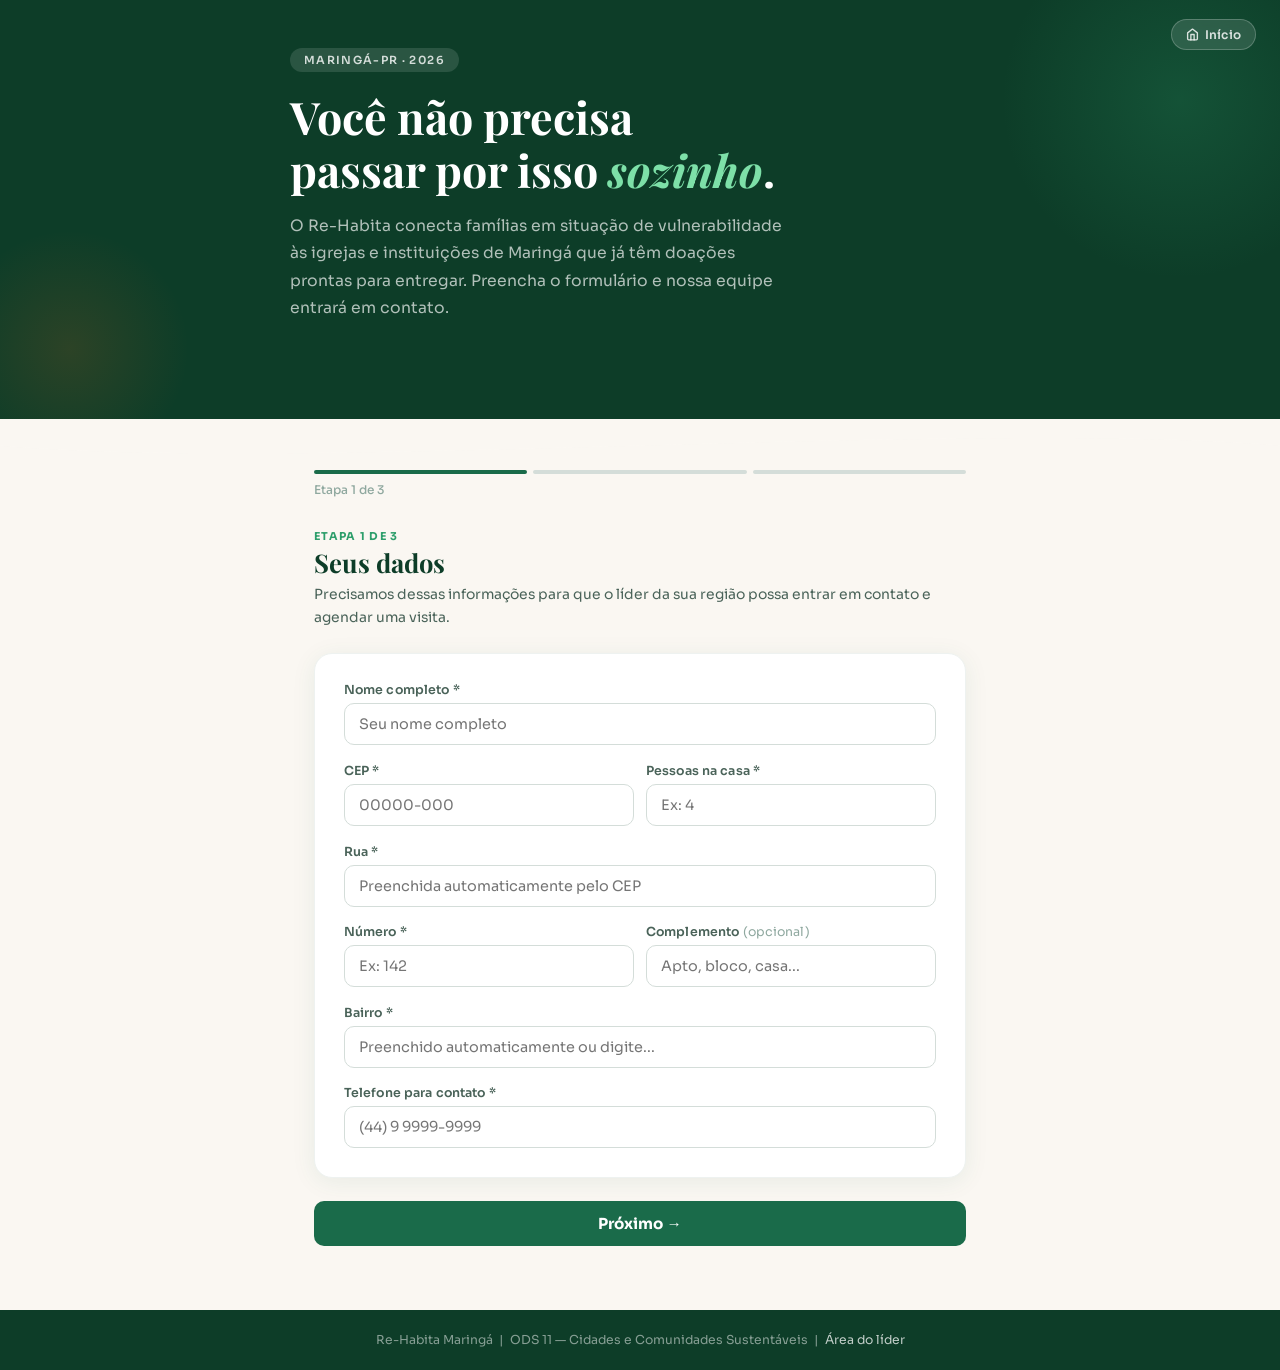
<file: rehabita/comunidade.html>
<!DOCTYPE html>
<html lang="pt-BR">
<head>
  <meta charset="UTF-8"/>
  <meta name="viewport" content="width=device-width, initial-scale=1.0"/>
  <title>Re-Habita Maringá — Solicitar Doação</title>
  <link rel="stylesheet" href="css/comunidade.css"/>
</head>
<body>

  <!-- HERO -->
  <header class="hero">
    <div class="hero-inner">
      <div class="hero-eyebrow">Maringá-PR · 2026</div>
      <h1>Você não precisa<br>passar por isso <em>sozinho</em>.</h1>
      <p>O Re-Habita conecta famílias em situação de vulnerabilidade às igrejas e instituições de Maringá que já têm doações prontas para entregar. Preencha o formulário e nossa equipe entrará em contato.</p>
    </div>
    <div class="btn-inicio-wrap">
      <a href="index.html" class="btn-inicio">
        <svg width="13" height="13" viewBox="0 0 24 24" fill="none" stroke="currentColor" stroke-width="2.5" stroke-linecap="round" stroke-linejoin="round">
          <path d="M3 9l9-7 9 7v11a2 2 0 01-2 2H5a2 2 0 01-2-2z"/>
          <polyline points="9 22 9 12 15 12 15 22"/>
        </svg>
        Início
      </a>
    </div>
  </header>

  <svg class="wave" viewBox="0 0 1440 60" xmlns="http://www.w3.org/2000/svg" preserveAspectRatio="none">
    <path d="M0,30 C360,60 1080,0 1440,30 L1440,60 L0,60 Z" fill="#faf7f2"/>
  </svg>

  <main class="form-outer">

    <!-- PROGRESSO -->
    <div class="progress-wrap" id="progress-wrap">
      <div class="progress-bar">
        <div class="step-dot active"></div>
        <div class="step-dot"></div>
        <div class="step-dot"></div>
      </div>
      <div class="progress-label" id="progress-label">Etapa 1 de 3</div>
    </div>

    <!-- STEP 1 — DADOS PESSOAIS -->
    <div class="step active" id="step-1">
      <div class="step-header">
        <div class="step-num">Etapa 1 de 3</div>
        <h2>Seus dados</h2>
        <p>Precisamos dessas informações para que o líder da sua região possa entrar em contato e agendar uma visita.</p>
      </div>

      <div class="form-card">

        <!-- Nome -->
        <div class="f-row" data-campo="nome">
          <label>Nome completo *</label>
          <input id="c-nome" type="text" placeholder="Seu nome completo" oninput="limparErro('nome')"/>
          <div class="f-err" id="err-nome"></div>
        </div>

        <!-- CEP + Pessoas -->
        <div class="f-row-2">
          <div class="f-row" data-campo="cep">
            <label>CEP *</label>
            <input id="c-cep" type="text" placeholder="00000-000" maxlength="9"
              oninput="mascaraCepCom(this); limparErro('cep')"
              onblur="buscarCepCom()"/>
            <div class="f-err" id="err-cep"></div>
          </div>
          <div class="f-row" data-campo="pessoas">
            <label>Pessoas na casa *</label>
            <input id="c-pessoas" type="number" min="1" max="30" placeholder="Ex: 4" oninput="limparErro('pessoas')"/>
            <div class="f-err" id="err-pessoas"></div>
          </div>
        </div>

        <!-- Rua -->
        <div class="f-row" data-campo="rua">
          <label>Rua *</label>
          <input id="c-rua" type="text" placeholder="Preenchida automaticamente pelo CEP" oninput="limparErro('rua')"/>
          <div class="f-err" id="err-rua"></div>
        </div>

        <!-- Número + Complemento -->
        <div class="f-row-2">
          <div class="f-row" data-campo="numero">
            <label>Número *</label>
            <input id="c-numero" type="text" placeholder="Ex: 142" oninput="limparErro('numero')"/>
            <div class="f-err" id="err-numero"></div>
          </div>
          <div class="f-row">
            <label>Complemento <span style="font-weight:400;color:var(--g400)">(opcional)</span></label>
            <input id="c-complemento" type="text" placeholder="Apto, bloco, casa..."/>
          </div>
        </div>

        <!-- Bairro -->
        <div class="f-row" data-campo="bairro">
          <label>Bairro *</label>
          <div class="ac-c">
            <input id="c-bairro" placeholder="Preenchido automaticamente ou digite..."
              oninput="acCom('c-bairro','ac-bairro'); limparErro('bairro')"
              onfocus="acCom('c-bairro','ac-bairro')" autocomplete="off"/>
            <div class="ac-c-dd" id="ac-bairro"></div>
          </div>
          <div class="f-err" id="err-bairro"></div>
        </div>

        <!-- Telefone -->
        <div class="f-row" data-campo="tel">
          <label>Telefone para contato *</label>
          <input id="c-tel" type="tel" placeholder="(44) 9 9999-9999" oninput="limparErro('tel')"/>
          <div class="f-err" id="err-tel"></div>
        </div>

      </div>

      <div class="step-nav">
        <button class="btn-next" onclick="irStep(2)">Próximo &rarr;</button>
      </div>
    </div>

    <!-- STEP 2 — ITENS -->
    <div class="step" id="step-2">
      <div class="step-header">
        <div class="step-num">Etapa 2 de 3</div>
        <h2>O que sua família precisa?</h2>
        <p>Selecione os itens abaixo. Você também pode adicionar outros itens específicos.</p>
      </div>

      <div class="form-card">
        <div class="itens-grid" id="itens-grid"></div>
        <div class="itens-erro" id="itens-erro">Selecione ao menos um item.</div>
        <div class="item-add-row">
          <input id="item-custom-inp" placeholder="Outro item específico..."/>
          <button type="button" onclick="addItemCustom()">+ Adicionar</button>
        </div>
        <div class="custom-pills" id="custom-pills"></div>
      </div>

      <div class="f-row" style="margin-top:0">
        <div class="form-card" style="padding:1.4rem 1.8rem">
          <label style="display:block;font-size:.78rem;font-weight:600;color:var(--g600);margin-bottom:6px">Observações (opcional)</label>
          <textarea id="c-obs" style="width:100%;padding:10px 12px;border:1.5px solid var(--g200);border-radius:10px;font-family:var(--font);font-size:.9rem;outline:none;resize:vertical;height:80px;box-sizing:border-box" placeholder="Ex: temos um bebê de 3 meses, idoso acamado, situação de emergência..."></textarea>
        </div>
      </div>

      <div class="step-nav">
        <button class="btn-prev" onclick="irStep(1)">&larr; Anterior</button>
        <button class="btn-next" onclick="irStep(3)">Próximo &rarr;</button>
      </div>
    </div>

    <!-- STEP 3 — CONFIRMAÇÃO -->
    <div class="step" id="step-3">
      <div class="step-header">
        <div class="step-num">Etapa 3 de 3</div>
        <h2>Confirmar envio</h2>
        <p>Revise suas informações antes de enviar. Após o envio, um líder da sua região entrará em contato para agendar uma visita e confirmar a necessidade.</p>
      </div>

      <div class="form-card" id="resumo-card" style="background:var(--gl);border:1.5px solid #b8dfc8">
        <p style="font-size:.85rem;color:var(--g600);line-height:1.8" id="resumo-texto"></p>
      </div>

      <div class="form-card" style="background:var(--ol);border:1.5px solid #f5ccaa;margin-top:0">
        <p style="font-size:.82rem;color:var(--g600);line-height:1.7">
          <strong style="color:var(--g800)">Privacidade:</strong> suas informações pessoais ficam protegidas e acessíveis apenas para os líderes autorizados da instituição parceira. Nunca serão divulgadas publicamente.
        </p>
      </div>

      <div class="step-nav">
        <button class="btn-prev" onclick="irStep(2)">&larr; Voltar</button>
        <button class="btn-enviar" onclick="enviar()">Enviar solicitação</button>
      </div>
    </div>

    <!-- SUCESSO -->
    <div class="success-wrap" id="success-wrap">
      <div class="success-icon">
        <svg width="36" height="36" viewBox="0 0 24 24" fill="none" stroke="var(--green)" stroke-width="2.5" stroke-linecap="round" stroke-linejoin="round">
          <polyline points="20 6 9 17 4 12"/>
        </svg>
      </div>
      <h2>Solicitação enviada!</h2>
      <p>Recebemos seu pedido. Em breve, um líder da sua região entrará em contato pelo número informado para agendar uma visita e confirmar as doações.</p>
      <button class="btn-nova" onclick="novaSolicitacao()">Enviar nova solicitação</button>
    </div>

  </main>

  <footer class="comm-footer">
    Re-Habita Maringá &nbsp;|&nbsp; ODS 11 — Cidades e Comunidades Sustentáveis &nbsp;|&nbsp;
    <a href="index.html">Área do líder</a>
  </footer>

  <script src="js/data.js"></script>
  <script src="js/comunidade.js"></script>
  <script>

    // ── CEP comunidade ────────────────────────────────────────
    function mascaraCepCom(input) {
      var v = input.value.replace(/\D/g, '').substring(0, 8);
      if (v.length > 5) v = v.substring(0, 5) + '-' + v.substring(5);
      input.value = v;
    }

    async function buscarCepCom() {
      var cep = (document.getElementById('c-cep').value || '').replace(/\D/g, '');
      if (cep.length !== 8) return;
      try {
        var res  = await fetch('https://viacep.com.br/ws/' + cep + '/json/');
        var json = await res.json();
        if (json.erro) { mostrarErroCom('cep', 'CEP não encontrado.'); return; }
        if (json.logradouro) document.getElementById('c-rua').value    = json.logradouro;
        if (json.bairro)     document.getElementById('c-bairro').value = json.bairro;
        document.getElementById('c-numero').focus();
      } catch(e) {
        mostrarErroCom('cep', 'Erro ao buscar CEP. Preencha manualmente.');
      }
    }

    function mostrarErroCom(campo, msg) {
      var el = document.getElementById('err-' + campo);
      if (el) el.textContent = msg;
    }

    // ── Validação Step 1 com novos campos ────────────────────
    // Sobrescreve irStep para validar os novos campos
    var _origIrStep = irStep;
    window.irStep = function(dest) {
      if (dest === 2) {
        // valida step 1
        var ok = true;
        var campos = [
          { id: 'c-nome',    err: 'nome',    msg: 'Informe seu nome completo.' },
          { id: 'c-cep',     err: 'cep',     msg: 'Informe o CEP.' },
          { id: 'c-rua',     err: 'rua',     msg: 'Informe a rua.' },
          { id: 'c-numero',  err: 'numero',  msg: 'Informe o número.' },
          { id: 'c-bairro',  err: 'bairro',  msg: 'Informe o bairro.' },
          { id: 'c-pessoas', err: 'pessoas', msg: 'Informe quantas pessoas moram na casa.' },
          { id: 'c-tel',     err: 'tel',     msg: 'Informe o telefone para contato.' },
        ];
        campos.forEach(function(c) {
          var el = document.getElementById(c.id);
          var errEl = document.getElementById('err-' + c.err);
          if (!el || !el.value.trim()) {
            if (errEl) errEl.textContent = c.msg;
            ok = false;
          }
        });
        if (!ok) return;
      }

      _origIrStep(dest);

      if (dest === 3) {
        var nome        = document.getElementById('c-nome').value;
        var cep         = document.getElementById('c-cep').value;
        var rua         = document.getElementById('c-rua').value;
        var numero      = document.getElementById('c-numero').value;
        var complemento = document.getElementById('c-complemento').value;
        var bairro      = document.getElementById('c-bairro').value;
        var pessoas     = document.getElementById('c-pessoas').value;
        var tel         = document.getElementById('c-tel').value;
        var endereco    = rua + ', ' + numero + (complemento ? ', ' + complemento : '') + ' — ' + bairro;
        var itens       = Array.from(document.querySelectorAll('.c-item:checked')).map(function(c){ return c.value; });
        var extras      = Array.from(customItens);
        var todos       = itens.concat(extras);

        document.getElementById('resumo-texto').innerHTML =
          '<strong>Nome:</strong> ' + nome + '<br>' +
          '<strong>CEP:</strong> ' + cep + '<br>' +
          '<strong>Endereço:</strong> ' + endereco + '<br>' +
          '<strong>Moradores:</strong> ' + pessoas + '<br>' +
          '<strong>Telefone:</strong> ' + tel + '<br>' +
          '<strong>Itens solicitados:</strong> ' + (todos.join(', ') || '—');
      }
    };

  </script>
</body>
</html>
</file>
<file: rehabita/css/comunidade.css>
@import url('https://fonts.googleapis.com/css2?family=Sora:wght@300;400;500;600;700&family=Playfair+Display:ital,wght@0,400;0,700;1,400&display=swap');
*, *::before, *::after { box-sizing: border-box; margin: 0; padding: 0; }
:root {
  --cream: #faf7f2; --green: #1a6b4a; --gm: #2d9e6b; --gd: #0d3d28; --gl: #e8f5ee;
  --org: #e8651a; --od: #b34d0f; --ol: #fdf0e8;
  --white: #fff; --g100: #eef2f0; --g200: #d4ddd9; --g400: #8fa89f; --g600: #4a6359; --g800: #1e3028;
  --red: #c0392b; --rl: #fdf0ef;
  --font: 'Sora', sans-serif; --serif: 'Playfair Display', serif;
}
body { font-family: var(--font); background: var(--cream); color: var(--g800); min-height: 100vh; -webkit-font-smoothing: antialiased; }

/* HERO */
.hero { background: var(--gd); padding: 3rem 2rem 6rem; position: relative; overflow: hidden; }
.hero::before { content: ''; position: absolute; top: -80px; right: -80px; width: 360px; height: 360px; background: radial-gradient(circle, rgba(45,158,107,0.22) 0%, transparent 70%); border-radius: 50%; }
.hero::after  { content: ''; position: absolute; bottom: -50px; left: -50px; width: 240px; height: 240px; background: radial-gradient(circle, rgba(232,101,26,0.14) 0%, transparent 70%); border-radius: 50%; }
.hero-inner { max-width: 700px; margin: 0 auto; position: relative; z-index: 1; }
.hero-eyebrow { display: inline-block; background: rgba(255,255,255,0.12); color: rgba(255,255,255,0.8); font-size: 0.7rem; font-weight: 600; letter-spacing: 0.12em; text-transform: uppercase; padding: 5px 14px; border-radius: 20px; margin-bottom: 1.2rem; }
.hero h1 { font-family: var(--serif); font-size: clamp(1.9rem, 4.5vw, 2.8rem); color: var(--white); line-height: 1.18; margin-bottom: 1rem; }
.hero h1 em { color: #7de0a8; font-style: italic; }
.hero p { font-size: 0.98rem; color: rgba(255,255,255,0.68); line-height: 1.75; max-width: 500px; }

/* WAVE */
.wave { display: block; width: 100%; margin-bottom: -2px; }

/* FORM SECTION */
.form-outer { max-width: 700px; margin: 0 auto; padding: 0 1.5rem 4rem; }

/* PROGRESSO */
.progress-wrap { margin-bottom: 2rem; }
.progress-bar { display: flex; gap: 6px; margin-bottom: 8px; }
.step-dot { height: 4px; border-radius: 4px; background: var(--g200); flex: 1; transition: background 0.35s; }
.step-dot.done   { background: var(--gm); }
.step-dot.active { background: var(--green); }
.progress-label { font-size: 0.75rem; color: var(--g400); font-weight: 500; }

/* STEPS */
.step { display: none; }
.step.active { display: block; }
.step-header { margin-bottom: 1.5rem; }
.step-num { font-size: 0.68rem; font-weight: 700; letter-spacing: 0.12em; text-transform: uppercase; color: var(--gm); margin-bottom: 4px; }
.step-header h2 { font-family: var(--serif); font-size: 1.6rem; color: var(--gd); line-height: 1.2; }
.step-header p  { font-size: 0.87rem; color: var(--g600); margin-top: 5px; line-height: 1.65; }

/* FORM CARD */
.form-card { background: var(--white); border-radius: 18px; padding: 1.8rem; box-shadow: 0 4px 24px rgba(26,107,74,0.08); margin-bottom: 1rem; border: 1px solid var(--g100); }
.f-row { margin-bottom: 1.1rem; }
.f-row:last-child { margin-bottom: 0; }
.f-row label { display: block; font-size: 0.78rem; font-weight: 600; color: var(--g600); margin-bottom: 5px; letter-spacing: 0.01em; }
.f-row input, .f-row select, .f-row textarea { width: 100%; padding: 11px 14px; border: 1.5px solid var(--g200); border-radius: 10px; font-family: var(--font); font-size: 0.9rem; color: var(--g800); background: var(--white); outline: none; transition: border-color 0.2s, box-shadow 0.2s; }
.f-row input:focus, .f-row select:focus, .f-row textarea:focus { border-color: var(--green); box-shadow: 0 0 0 3px rgba(26,107,74,0.08); }
.f-row textarea { height: 90px; resize: vertical; }
.f-row-2 { display: grid; grid-template-columns: 1fr 1fr; gap: 12px; }
.f-row.invalid input, .f-row.invalid select { border-color: var(--red); }
.f-err { color: var(--red); font-size: 0.74rem; margin-top: 3px; display: none; }
.f-err.show { display: block; }

/* AUTOCOMPLETE COMUNIDADE */
.ac-c { position: relative; }
.ac-c-dd { position: absolute; top: calc(100% + 4px); left: 0; right: 0; background: var(--white); border: 1.5px solid var(--green); border-radius: 10px; max-height: 200px; overflow-y: auto; z-index: 200; display: none; box-shadow: 0 8px 24px rgba(0,0,0,0.12); }
.ac-c-dd.open { display: block; }
.ac-c-item { padding: 9px 14px; font-size: 0.85rem; font-family: var(--font); cursor: pointer; }
.ac-c-item:hover { background: var(--gl); color: var(--green); font-weight: 500; }

/* CARDS DE ITENS */
.itens-grid { display: grid; grid-template-columns: 1fr 1fr; gap: 9px; margin-bottom: 12px; }
.item-card { display: flex; align-items: center; gap: 10px; padding: 11px 14px; border: 1.5px solid var(--g200); border-radius: 11px; cursor: pointer; transition: all 0.18s; font-size: 0.85rem; color: var(--g600); user-select: none; }
.item-card:hover { border-color: var(--gm); color: var(--g800); }
.item-card.checked { background: var(--gl); border-color: var(--green); color: var(--green); font-weight: 600; }
.item-card input { display: none; }
.item-card svg { flex-shrink: 0; }
.itens-erro { color: var(--red); font-size: 0.75rem; margin-top: 4px; display: none; }
.itens-erro.show { display: block; }
.item-add-row { display: flex; gap: 8px; margin-top: 6px; }
.item-add-row input { flex: 1; padding: 9px 12px; border: 1.5px solid var(--g200); border-radius: 10px; font-family: var(--font); font-size: 0.85rem; outline: none; }
.item-add-row input:focus { border-color: var(--green); }
.item-add-row button { padding: 9px 16px; background: var(--green); color: var(--white); border: none; border-radius: 10px; font-family: var(--font); font-size: 0.82rem; font-weight: 600; cursor: pointer; }
.item-add-row button:hover { background: var(--gd); }
.custom-pills { display: flex; flex-wrap: wrap; gap: 5px; margin-top: 8px; }
.cpill { background: var(--gl); color: var(--green); border-radius: 20px; padding: 4px 12px; font-size: 0.75rem; font-weight: 600; display: flex; align-items: center; gap: 5px; }
.cpill button { background: none; border: none; color: var(--green); font-size: 0.9rem; cursor: pointer; padding: 0; opacity: 0.7; }
.cpill button:hover { opacity: 1; }

/* NAV STEPS */
.step-nav { display: flex; gap: 10px; margin-top: 1.4rem; }
.btn-prev { padding: 12px 22px; background: none; border: 1.5px solid var(--g200); border-radius: 10px; font-family: var(--font); font-size: 0.88rem; font-weight: 500; color: var(--g600); cursor: pointer; transition: all 0.18s; }
.btn-prev:hover { border-color: var(--green); color: var(--green); }
.btn-next, .btn-enviar { flex: 1; padding: 13px 22px; background: var(--green); color: var(--white); border: none; border-radius: 10px; font-family: var(--font); font-size: 0.95rem; font-weight: 700; cursor: pointer; transition: background 0.2s, transform 0.15s; }
.btn-next:hover  { background: var(--gd); transform: translateY(-1px); }
.btn-enviar { background: var(--org); }
.btn-enviar:hover { background: var(--od); transform: translateY(-1px); }

/* SUCESSO */
.success-wrap { display: none; text-align: center; padding: 2.5rem 1rem 4rem; }
.success-wrap.show { display: block; }
.success-icon { width: 72px; height: 72px; background: var(--gl); border-radius: 50%; display: flex; align-items: center; justify-content: center; margin: 0 auto 1.5rem; }
.success-wrap h2 { font-family: var(--serif); font-size: 1.9rem; color: var(--gd); margin-bottom: 0.8rem; }
.success-wrap p { font-size: 0.92rem; color: var(--g600); line-height: 1.75; max-width: 420px; margin: 0 auto 2rem; }
.btn-nova { padding: 12px 28px; background: var(--green); color: var(--white); border: none; border-radius: 10px; font-family: var(--font); font-size: 0.95rem; font-weight: 600; cursor: pointer; transition: background 0.2s; }
.btn-nova:hover { background: var(--gd); }

/*BOTAO INICIO*/
.btn-inicio-wrap {
  position: absolute;
  top: 1.2rem;
  right: 1.5rem;
  z-index: 10;
}
.btn-inicio {
  display: inline-flex;
  align-items: center;
  gap: 6px;
  padding: 7px 14px;
  background: rgba(255,255,255,0.12);
  color: rgba(255,255,255,0.82);
  border: 1.5px solid rgba(255,255,255,0.22);
  border-radius: 20px;
  font-family: var(--font);
  font-size: 0.75rem;
  font-weight: 600;
  cursor: pointer;
  text-decoration: none;
  letter-spacing: 0.02em;
  transition: background 0.2s, color 0.2s, border-color 0.2s;
  backdrop-filter: blur(4px);
}
.btn-inicio:hover{
  background: rgba(255,255,255,0.22);
  color: #fff;
  border-color: rgba(255,255,255,0.45);
}
.btn-inicio svg { flex-shrink: 0; }

/* RODAPÉ */
.comm-footer { background: var(--gd); color: rgba(255,255,255,0.5); text-align: center; padding: 1.4rem; font-size: 0.77rem; }
.comm-footer a { color: rgba(255,255,255,0.75); text-decoration: none; }

@media (max-width: 540px) {
  .itens-grid { grid-template-columns: 1fr; }
  .f-row-2    { grid-template-columns: 1fr; }
  .hero       { padding: 2rem 1.5rem 5rem; }
}
</file>
